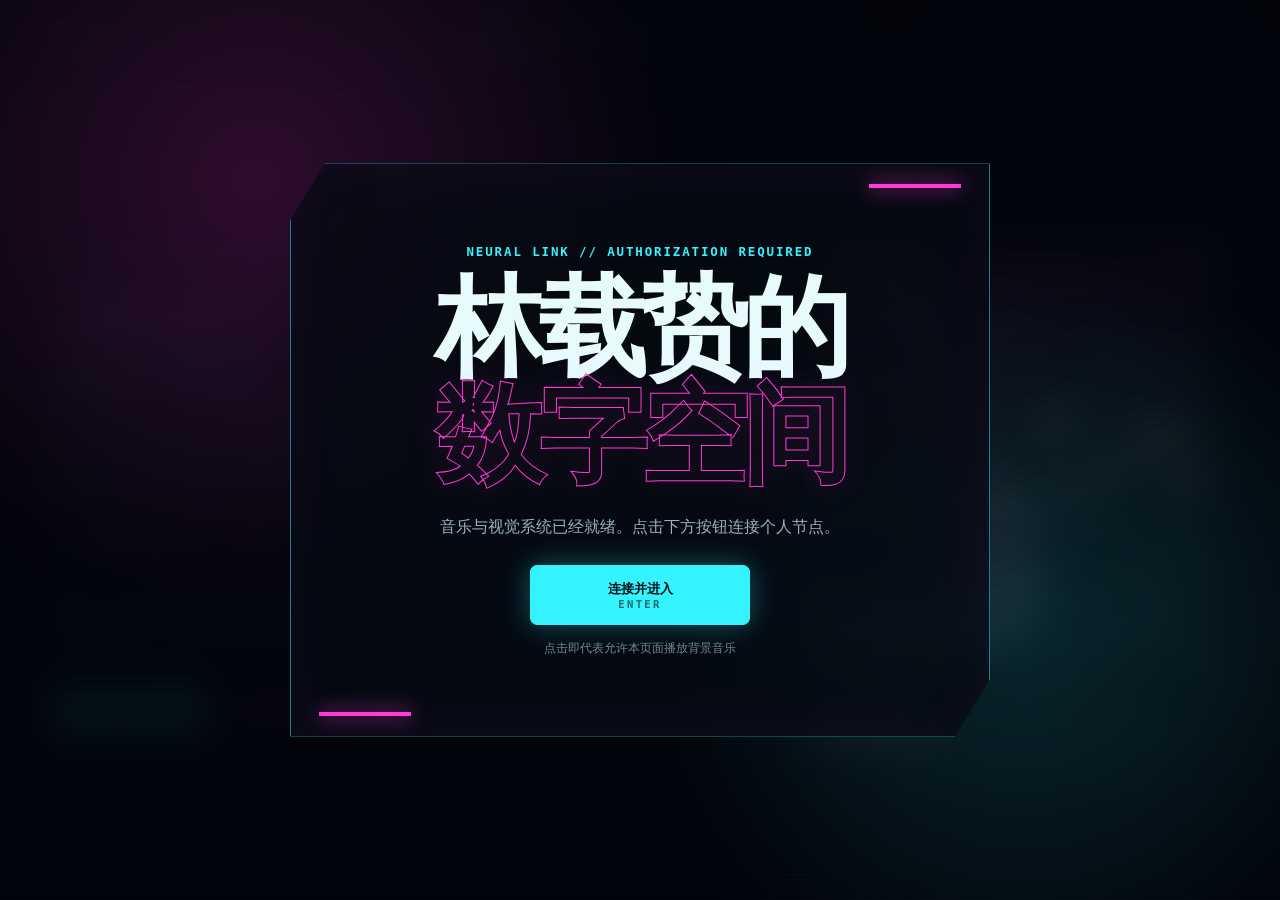
<file: mywebsite/index.html>
<!doctype html>
<html lang="zh-CN">
<head>
  <meta charset="utf-8">
  <meta name="viewport" content="width=device-width, initial-scale=1">
  <meta name="description" content="林载贽的赛博朋克风个人网站。">
  <meta name="theme-color" content="#05070d">
  <title>林载贽 | 个人网站入口</title>
  <link rel="stylesheet" href="css/shell.css">
  <script defer src="js/shell.js"></script>
</head>
<body>
  <canvas id="shell-canvas" aria-hidden="true"></canvas>

  <section class="entry-gate" id="entry-gate" aria-labelledby="entry-title">
    <div class="gate-frame">
      <p class="gate-code">NEURAL LINK // AUTHORIZATION REQUIRED</p>
      <h1 id="entry-title">林载贽的<br><span>数字空间</span></h1>
      <p>音乐与视觉系统已经就绪。点击下方按钮连接个人节点。</p>
      <button id="enter-site" type="button"><span>连接并进入</span><b>ENTER</b></button>
      <small>点击即代表允许本页面播放背景音乐</small>
    </div>
  </section>

  <iframe id="site-frame" src="home.html" title="林载贽的个人网站" allow="autoplay"></iframe>

  <div class="shell-player" id="shell-player" hidden>
    <button id="shell-audio-toggle" type="button" aria-label="暂停背景音乐">Ⅱ</button>
    <div><strong>NOW PLAYING</strong><span>I Really Want to Stay at Your House</span></div>
  </div>
  <audio id="persistent-audio" loop preload="auto">
    <source src="assets/music.mp3" type="audio/mpeg">
  </audio>
</body>
</html>
</file>
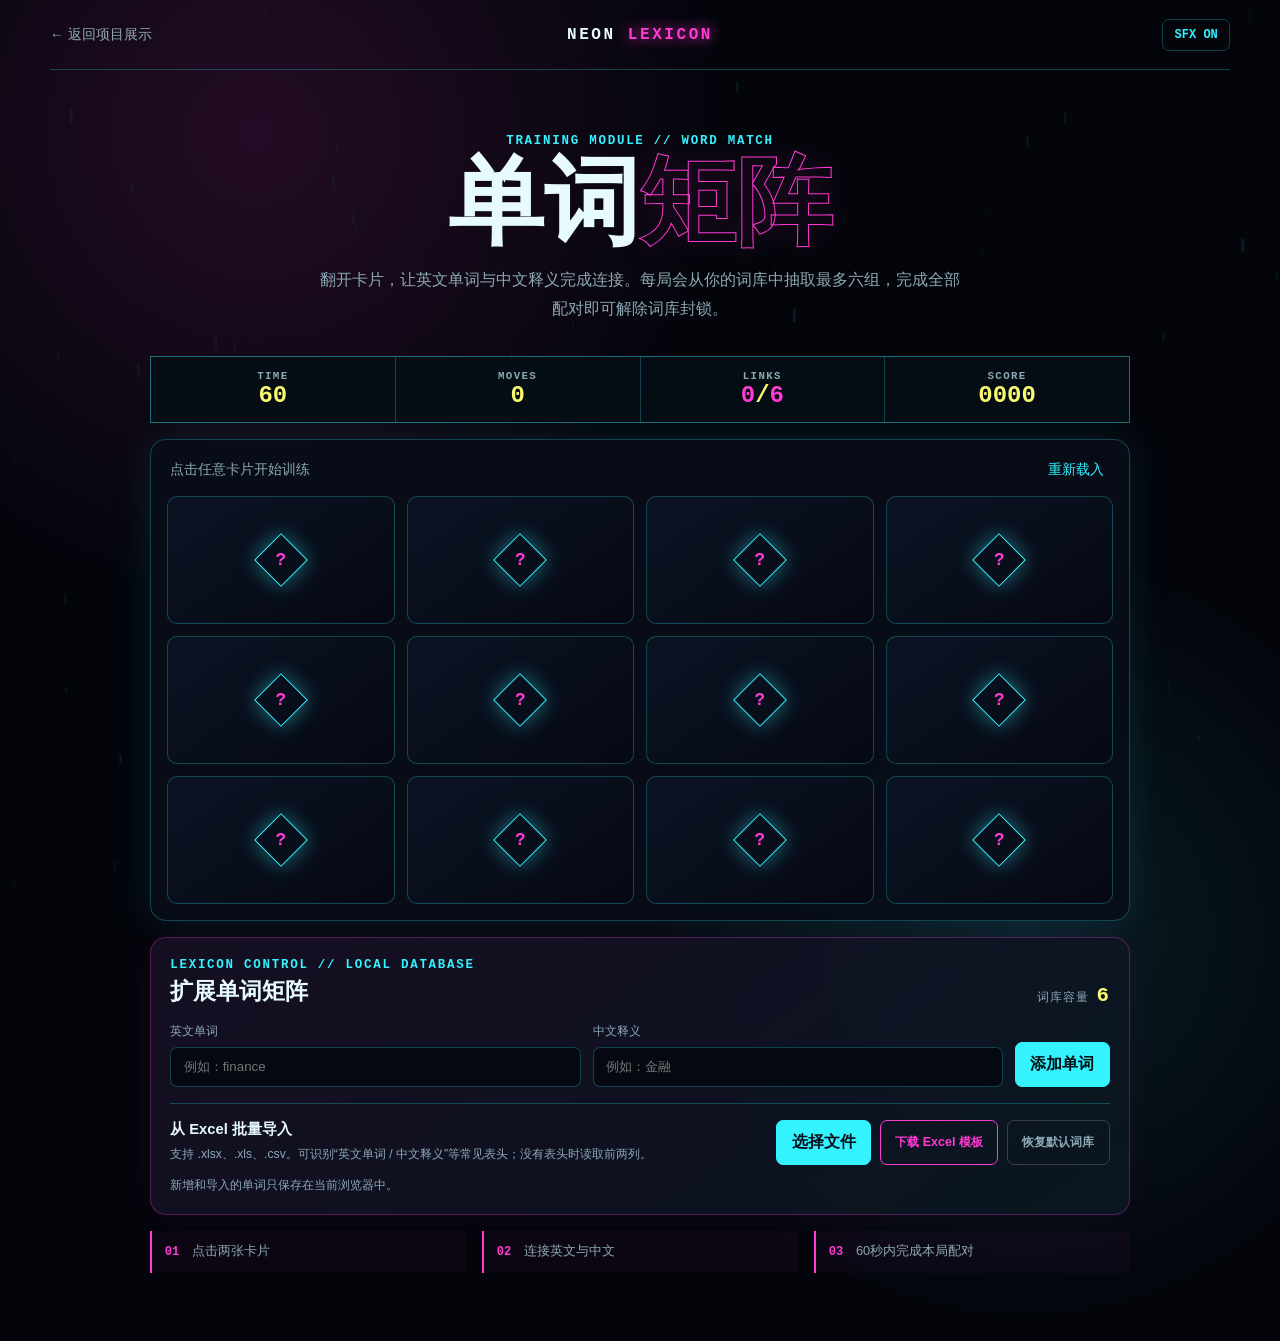
<file: mywebsite/game/index.html>
<!doctype html>
<html lang="zh-CN">
<head>
  <meta charset="utf-8">
  <meta name="viewport" content="width=device-width, initial-scale=1">
  <meta name="description" content="赛博朋克风中英单词配对网页游戏。">
  <meta name="theme-color" content="#05070d">
  <title>NEON LEXICON | 单词矩阵</title>
  <link rel="stylesheet" href="game.css">
  <script defer src="vendor/xlsx.full.min.js"></script>
  <script defer src="game.js"></script>
</head>
<body>
  <canvas id="game-canvas" aria-hidden="true"></canvas>
  <header class="game-header">
    <a href="../projects.html" class="back-link">← 返回项目展示</a>
    <div class="logo">NEON <span>LEXICON</span></div>
    <button class="sound-btn" type="button" aria-pressed="true" aria-label="关闭游戏音效">SFX ON</button>
  </header>

  <main class="game-shell">
    <section class="intro">
      <p class="code">TRAINING MODULE // WORD MATCH</p>
      <h1>单词<span>矩阵</span></h1>
      <p>翻开卡片，让英文单词与中文释义完成连接。每局会从你的词库中抽取最多六组，完成全部配对即可解除词库封锁。</p>
    </section>

    <section class="hud" aria-label="游戏状态">
      <div><span>TIME</span><strong id="time">60</strong></div>
      <div><span>MOVES</span><strong id="moves">0</strong></div>
      <div><span>LINKS</span><strong><b id="matches">0</b>/<b id="pair-total">6</b></strong></div>
      <div><span>SCORE</span><strong id="score">0000</strong></div>
    </section>

    <section class="game-panel">
      <div class="status-line"><span id="status" role="status">点击任意卡片开始训练</span><button id="restart" type="button">重新载入</button></div>
      <div class="board" id="board" aria-label="单词配对卡片区域"></div>
    </section>

    <section class="vocab-panel" aria-labelledby="vocab-title">
      <div class="vocab-heading">
        <div>
          <p class="code">LEXICON CONTROL // LOCAL DATABASE</p>
          <h2 id="vocab-title">扩展单词矩阵</h2>
        </div>
        <div class="vocab-count">词库容量 <strong id="word-count">6</strong></div>
      </div>
      <form id="word-form" class="word-form">
        <label>英文单词<input id="english-input" name="english" type="text" autocomplete="off" maxlength="60" placeholder="例如：finance" required></label>
        <label>中文释义<input id="chinese-input" name="chinese" type="text" autocomplete="off" maxlength="80" placeholder="例如：金融" required></label>
        <button type="submit">添加单词</button>
      </form>
      <div class="import-zone">
        <div>
          <strong>从 Excel 批量导入</strong>
          <p>支持 .xlsx、.xls、.csv。可识别“英文单词 / 中文释义”等常见表头；没有表头时读取前两列。</p>
        </div>
        <div class="import-actions">
          <label class="file-trigger">选择文件<input id="word-file" type="file" accept=".xlsx,.xls,.csv"></label>
          <a href="单词导入模板.xlsx" download>下载 Excel 模板</a>
          <button id="reset-words" class="danger-action" type="button">恢复默认词库</button>
        </div>
      </div>
      <p id="vocab-message" class="vocab-message" role="status" aria-live="polite">新增和导入的单词只保存在当前浏览器中。</p>
    </section>

    <section class="instructions">
      <div><b>01</b><span>点击两张卡片</span></div><div><b>02</b><span>连接英文与中文</span></div><div><b>03</b><span>60秒内完成本局配对</span></div>
    </section>
  </main>

  <dialog id="result-dialog">
    <div class="result-box">
      <p class="code">MISSION REPORT</p>
      <h2 id="result-title">训练完成</h2>
      <p id="result-copy"></p>
      <div class="result-stats"><span>最终得分</span><strong id="final-score">0000</strong></div>
      <div class="result-actions"><button id="play-again" type="button">再次挑战</button><a href="../projects.html">返回项目</a></div>
    </div>
  </dialog>
</body>
</html>
</file>
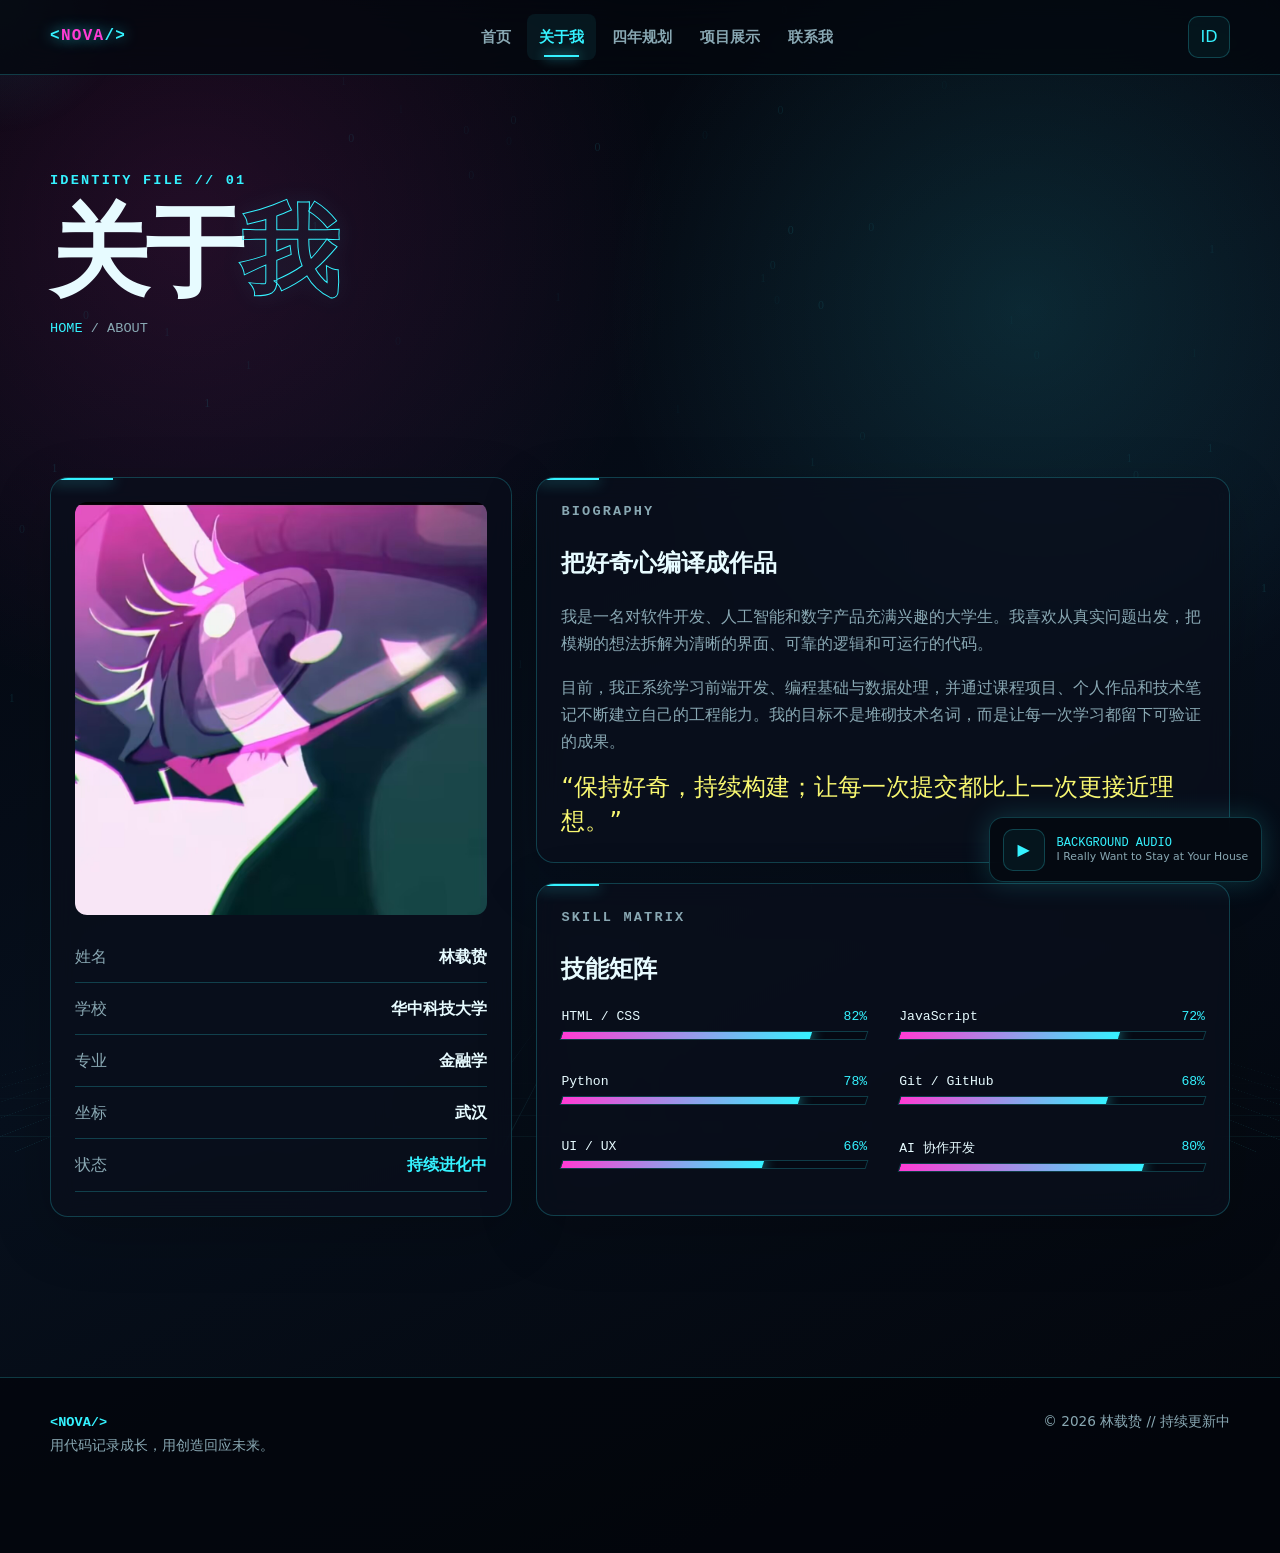
<file: mywebsite/about.html>
<!doctype html><html lang="zh-CN"><head><meta charset="utf-8"><meta name="viewport" content="width=device-width,initial-scale=1"><meta name="description" content="个人简介、兴趣方向和技能矩阵。"><meta name="theme-color" content="#05070d"><title>关于我 | 个人网站</title><link rel="stylesheet" href="css/styles.css"><script defer src="js/main.js"></script></head>
<body data-page="about"><a class="skip-link" href="#main">跳到主要内容</a><canvas id="matrix-canvas" aria-hidden="true"></canvas><div class="grid-floor" aria-hidden="true"></div><div class="cursor-glow" aria-hidden="true"></div>
<header class="site-header"><nav class="nav-shell" aria-label="主导航"><a class="brand" href="home.html">&lt;<span>NOVA</span>/&gt;</a><div class="nav-links" id="nav-links"><a href="home.html">首页</a><a class="active" href="about.html">关于我</a><a href="roadmap.html">四年规划</a><a href="projects.html">项目展示</a><a href="contact.html">联系我</a></div><div class="nav-tools"><button class="icon-btn edit-profile" type="button" aria-label="编辑个人信息">ID</button><button class="menu-toggle" type="button" aria-controls="nav-links" aria-expanded="false" aria-label="打开导航">☰</button></div></nav></header>
<main id="main" class="page-shell"><section class="page-hero reveal"><p class="eyebrow">IDENTITY FILE // 01</p><h1>关于<span>我</span></h1><p class="breadcrumbs"><a href="home.html">HOME</a> / ABOUT</p></section>
<section class="section about-grid">
  <div class="panel reveal"><img src="assets/avatar.jpg" alt="个人头像" style="border-radius:12px"><ul class="identity-list"><li><span>姓名</span><strong data-profile="name">林载贽</strong></li><li><span>学校</span><strong data-profile="school">华中科技大学</strong></li><li><span>专业</span><strong data-profile="major">金融学</strong></li><li><span>坐标</span><strong data-profile="city">武汉</strong></li><li><span>状态</span><strong style="color:var(--cyan)">持续进化中</strong></li></ul></div>
  <div><article class="panel reveal"><p class="eyebrow">BIOGRAPHY</p><h2>把好奇心编译成作品</h2><p>我是一名对软件开发、人工智能和数字产品充满兴趣的大学生。我喜欢从真实问题出发，把模糊的想法拆解为清晰的界面、可靠的逻辑和可运行的代码。</p><p>目前，我正系统学习前端开发、编程基础与数据处理，并通过课程项目、个人作品和技术笔记不断建立自己的工程能力。我的目标不是堆砌技术名词，而是让每一次学习都留下可验证的成果。</p><blockquote class="quote">“保持好奇，持续构建；让每一次提交都比上一次更接近理想。”</blockquote></article>
  <article class="panel reveal" style="margin-top:1.25rem"><p class="eyebrow">SKILL MATRIX</p><h2>技能矩阵</h2><div class="skill-grid"><div class="skill-row"><div class="skill-label"><span>HTML / CSS</span><span>82%</span></div><div class="meter"><span style="--level:82%"></span></div></div><div class="skill-row"><div class="skill-label"><span>JavaScript</span><span>72%</span></div><div class="meter"><span style="--level:72%"></span></div></div><div class="skill-row"><div class="skill-label"><span>Python</span><span>78%</span></div><div class="meter"><span style="--level:78%"></span></div></div><div class="skill-row"><div class="skill-label"><span>Git / GitHub</span><span>68%</span></div><div class="meter"><span style="--level:68%"></span></div></div><div class="skill-row"><div class="skill-label"><span>UI / UX</span><span>66%</span></div><div class="meter"><span style="--level:66%"></span></div></div><div class="skill-row"><div class="skill-label"><span>AI 协作开发</span><span>80%</span></div><div class="meter"><span style="--level:80%"></span></div></div></div></article></div>
</section></main>
<footer class="site-footer"><div class="footer-shell"><div><strong>&lt;NOVA/&gt;</strong><br>用代码记录成长，用创造回应未来。</div><div>© <span data-year></span> <span data-profile="name">林载贽</span> // 持续更新中</div></div></footer><div class="audio-dock"><button class="icon-btn audio-toggle" type="button" aria-label="播放背景音乐">▶</button><div class="audio-meta"><strong>BACKGROUND AUDIO</strong><span>I Really Want to Stay at Your House</span></div><audio id="bg-audio" loop preload="metadata"><source src="assets/music.mp3" type="audio/mpeg"></audio></div></body></html>
</file>
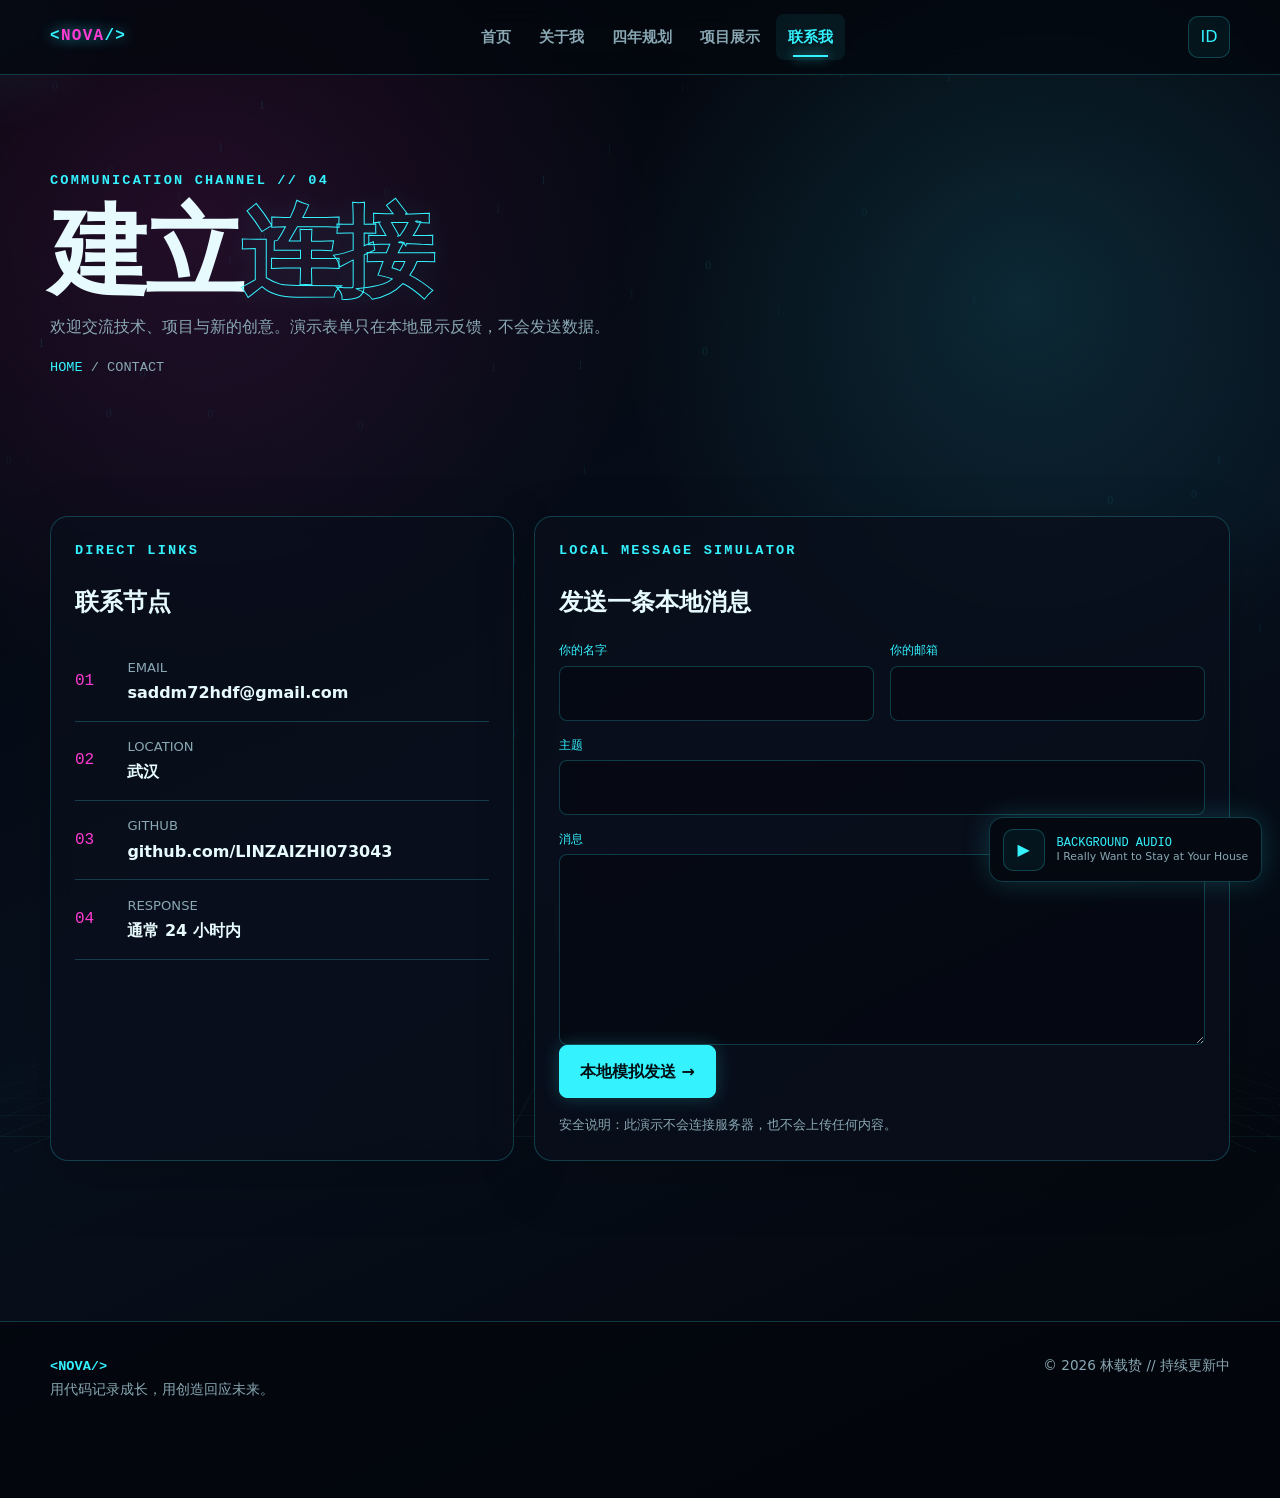
<file: mywebsite/contact.html>
<!doctype html><html lang="zh-CN"><head><meta charset="utf-8"><meta name="viewport" content="width=device-width,initial-scale=1"><meta name="description" content="个人联系方式和本地演示联系表单。"><meta name="theme-color" content="#05070d"><title>联系我 | 个人网站</title><link rel="stylesheet" href="css/styles.css"><script defer src="js/main.js"></script></head>
<body data-page="contact"><a class="skip-link" href="#main">跳到主要内容</a><canvas id="matrix-canvas" aria-hidden="true"></canvas><div class="grid-floor" aria-hidden="true"></div><div class="cursor-glow" aria-hidden="true"></div>
<header class="site-header"><nav class="nav-shell" aria-label="主导航"><a class="brand" href="home.html">&lt;<span>NOVA</span>/&gt;</a><div class="nav-links" id="nav-links"><a href="home.html">首页</a><a href="about.html">关于我</a><a href="roadmap.html">四年规划</a><a href="projects.html">项目展示</a><a class="active" href="contact.html">联系我</a></div><div class="nav-tools"><button class="icon-btn edit-profile" type="button" aria-label="编辑个人信息">ID</button><button class="menu-toggle" type="button" aria-controls="nav-links" aria-expanded="false" aria-label="打开导航">☰</button></div></nav></header>
<main id="main" class="page-shell"><section class="page-hero reveal"><p class="eyebrow">COMMUNICATION CHANNEL // 04</p><h1>建立<span>连接</span></h1><p class="section-desc">欢迎交流技术、项目与新的创意。演示表单只在本地显示反馈，不会发送数据。</p><p class="breadcrumbs"><a href="home.html">HOME</a> / CONTACT</p></section>
<section class="section contact-grid"><aside class="contact-card reveal"><p class="eyebrow">DIRECT LINKS</p><h2>联系节点</h2><div class="contact-line"><i>01</i><div><span>EMAIL</span><strong data-profile="email">saddm72hdf@gmail.com</strong></div></div><div class="contact-line"><i>02</i><div><span>LOCATION</span><strong data-profile="city">武汉</strong></div></div><div class="contact-line"><i>03</i><div><span>GITHUB</span><strong><a href="https://github.com/LINZAIZHI073043" target="_blank" rel="noopener noreferrer">github.com/LINZAIZHI073043</a></strong></div></div><div class="contact-line"><i>04</i><div><span>RESPONSE</span><strong>通常 24 小时内</strong></div></div></aside>
<section class="contact-card reveal"><p class="eyebrow">LOCAL MESSAGE SIMULATOR</p><h2>发送一条本地消息</h2><form id="contact-form"><div class="form-grid"><div class="field"><label for="contact-name">你的名字</label><input id="contact-name" name="name" required autocomplete="name"></div><div class="field"><label for="contact-email">你的邮箱</label><input id="contact-email" name="email" type="email" required autocomplete="email"></div><div class="field full"><label for="contact-subject">主题</label><input id="contact-subject" name="subject" required></div><div class="field full"><label for="contact-message">消息</label><textarea id="contact-message" name="message" rows="6" required></textarea></div></div><button class="btn" type="submit">本地模拟发送 →</button><p class="form-note" id="form-status" role="status">安全说明：此演示不会连接服务器，也不会上传任何内容。</p></form></section></section></main>
<footer class="site-footer"><div class="footer-shell"><div><strong>&lt;NOVA/&gt;</strong><br>用代码记录成长，用创造回应未来。</div><div>© <span data-year></span> <span data-profile="name">林载贽</span> // 持续更新中</div></div></footer><div class="audio-dock"><button class="icon-btn audio-toggle" type="button" aria-label="播放背景音乐">▶</button><div class="audio-meta"><strong>BACKGROUND AUDIO</strong><span>I Really Want to Stay at Your House</span></div><audio id="bg-audio" loop preload="metadata"><source src="assets/music.mp3" type="audio/mpeg"></audio></div></body></html>
</file>
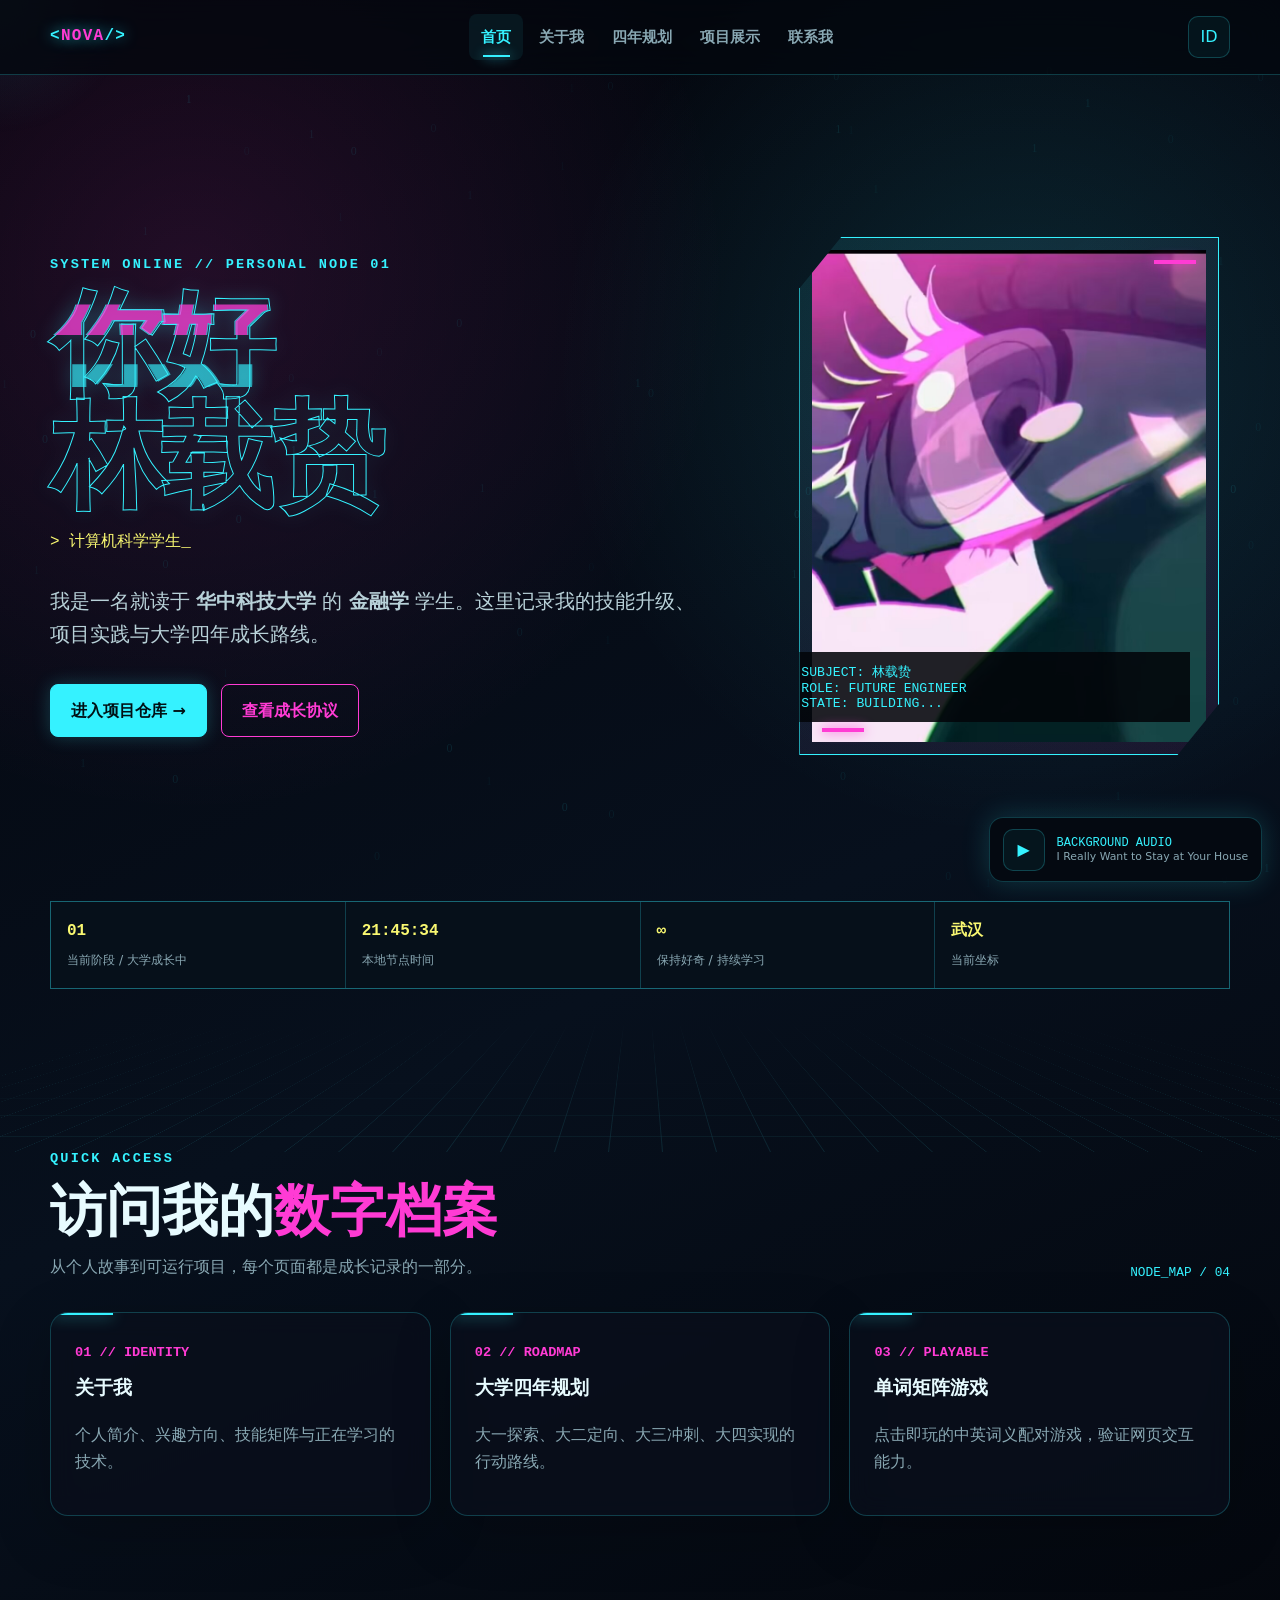
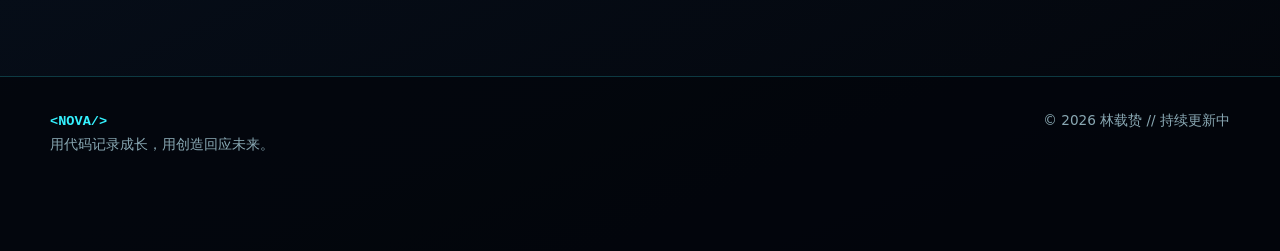
<file: mywebsite/home.html>
<!doctype html>
<html lang="zh-CN">
<head>
  <meta charset="utf-8">
  <meta name="viewport" content="width=device-width, initial-scale=1">
  <meta name="description" content="赛博朋克风学生个人网站，展示个人介绍、大学生涯规划、技能、项目与联系方式。">
  <meta name="theme-color" content="#05070d">
  <title>林载贽 | 未来工程师</title>
  <link rel="stylesheet" href="css/styles.css">
  <script defer src="js/main.js"></script>
</head>
<body data-page="home">
  <a class="skip-link" href="#main">跳到主要内容</a>
  <canvas id="matrix-canvas" aria-hidden="true"></canvas><div class="grid-floor" aria-hidden="true"></div><div class="cursor-glow" aria-hidden="true"></div>
  <header class="site-header">
    <nav class="nav-shell" aria-label="主导航">
      <a class="brand" href="home.html">&lt;<span>NOVA</span>/&gt;</a>
      <div class="nav-links" id="nav-links">
        <a class="active" href="home.html">首页</a><a href="about.html">关于我</a><a href="roadmap.html">四年规划</a><a href="projects.html">项目展示</a><a href="contact.html">联系我</a>
      </div>
      <div class="nav-tools"><button class="icon-btn edit-profile" type="button" aria-label="编辑个人信息">ID</button><button class="menu-toggle" type="button" aria-controls="nav-links" aria-expanded="false" aria-label="打开导航">☰</button></div>
    </nav>
  </header>

  <main id="main" class="page-shell">
    <section class="hero">
      <div>
        <p class="eyebrow">SYSTEM ONLINE // PERSONAL NODE 01</p>
        <h1><span class="glitch" data-text="你好">你好</span><br><span data-profile="name">林载贽</span></h1>
        <p class="type-line" data-typing="计算机科学学生|未来全栈工程师|持续进化的数字创造者"></p>
        <p class="hero-copy">我是一名就读于 <strong data-profile="school">华中科技大学</strong> 的 <strong data-profile="major">金融学</strong> 学生。这里记录我的技能升级、项目实践与大学四年成长路线。</p>
        <div class="hero-actions"><a class="btn" href="projects.html">进入项目仓库 →</a><a class="btn secondary" href="roadmap.html">查看成长协议</a></div>
      </div>
      <div class="hero-visual reveal">
        <figure class="avatar-frame" data-tilt>
          <img src="assets/avatar.jpg" alt="个人头像">
          <figcaption class="avatar-meta">SUBJECT: <span data-profile="name">林载贽</span><br>ROLE: FUTURE ENGINEER<br>STATE: BUILDING...</figcaption>
        </figure>
      </div>
    </section>

    <section class="system-strip reveal" aria-label="个人状态概览">
      <div><strong>01</strong><span>当前阶段 / 大学成长中</span></div><div><strong data-clock>--:--:--</strong><span>本地节点时间</span></div><div><strong>∞</strong><span>保持好奇 / 持续学习</span></div><div><strong data-profile="city">武汉</strong><span>当前坐标</span></div>
    </section>

    <section class="section">
      <div class="section-head reveal"><div><p class="eyebrow">QUICK ACCESS</p><h2 class="section-title">访问我的<span>数字档案</span></h2><p class="section-desc">从个人故事到可运行项目，每个页面都是成长记录的一部分。</p></div><span class="section-code">NODE_MAP / 04</span></div>
      <div class="cards">
        <a class="panel reveal" href="about.html" style="text-decoration:none"><span class="number">01 // IDENTITY</span><h3>关于我</h3><p>个人简介、兴趣方向、技能矩阵与正在学习的技术。</p></a>
        <a class="panel reveal" href="roadmap.html" style="text-decoration:none"><span class="number">02 // ROADMAP</span><h3>大学四年规划</h3><p>大一探索、大二定向、大三冲刺、大四实现的行动路线。</p></a>
        <a class="panel reveal" href="game/index.html" style="text-decoration:none"><span class="number">03 // PLAYABLE</span><h3>单词矩阵游戏</h3><p>点击即玩的中英词义配对游戏，验证网页交互能力。</p></a>
      </div>
    </section>
  </main>

  <footer class="site-footer"><div class="footer-shell"><div><strong>&lt;NOVA/&gt;</strong><br>用代码记录成长，用创造回应未来。</div><div>© <span data-year></span> <span data-profile="name">林载贽</span> // 持续更新中</div></div></footer>
  <div class="audio-dock"><button class="icon-btn audio-toggle" type="button" aria-label="播放背景音乐">▶</button><div class="audio-meta"><strong>BACKGROUND AUDIO</strong><span>I Really Want to Stay at Your House</span></div><audio id="bg-audio" loop preload="metadata"><source src="assets/music.mp3" type="audio/mpeg"></audio></div>

  <dialog class="profile-dialog" id="profile-dialog"><form method="dialog" class="dialog-inner" id="profile-form"><div class="dialog-head"><h2>编辑身份信息</h2><button class="icon-btn" value="cancel" aria-label="关闭">×</button></div><p class="section-desc">信息仅保存在当前浏览器，不会上传。</p><div class="form-grid"><div class="field"><label for="pf-name">姓名</label><input id="pf-name" name="name" required></div><div class="field"><label for="pf-school">学校</label><input id="pf-school" name="school"></div><div class="field"><label for="pf-major">专业</label><input id="pf-major" name="major"></div><div class="field"><label for="pf-city">城市</label><input id="pf-city" name="city"></div><div class="field full"><label for="pf-email">邮箱</label><input id="pf-email" name="email" type="email"></div></div><div class="dialog-actions"><button class="btn secondary small" type="button" data-reset-profile>恢复默认</button><button class="btn small" value="default">保存</button></div></form></dialog>
</body>
</html>
</file>
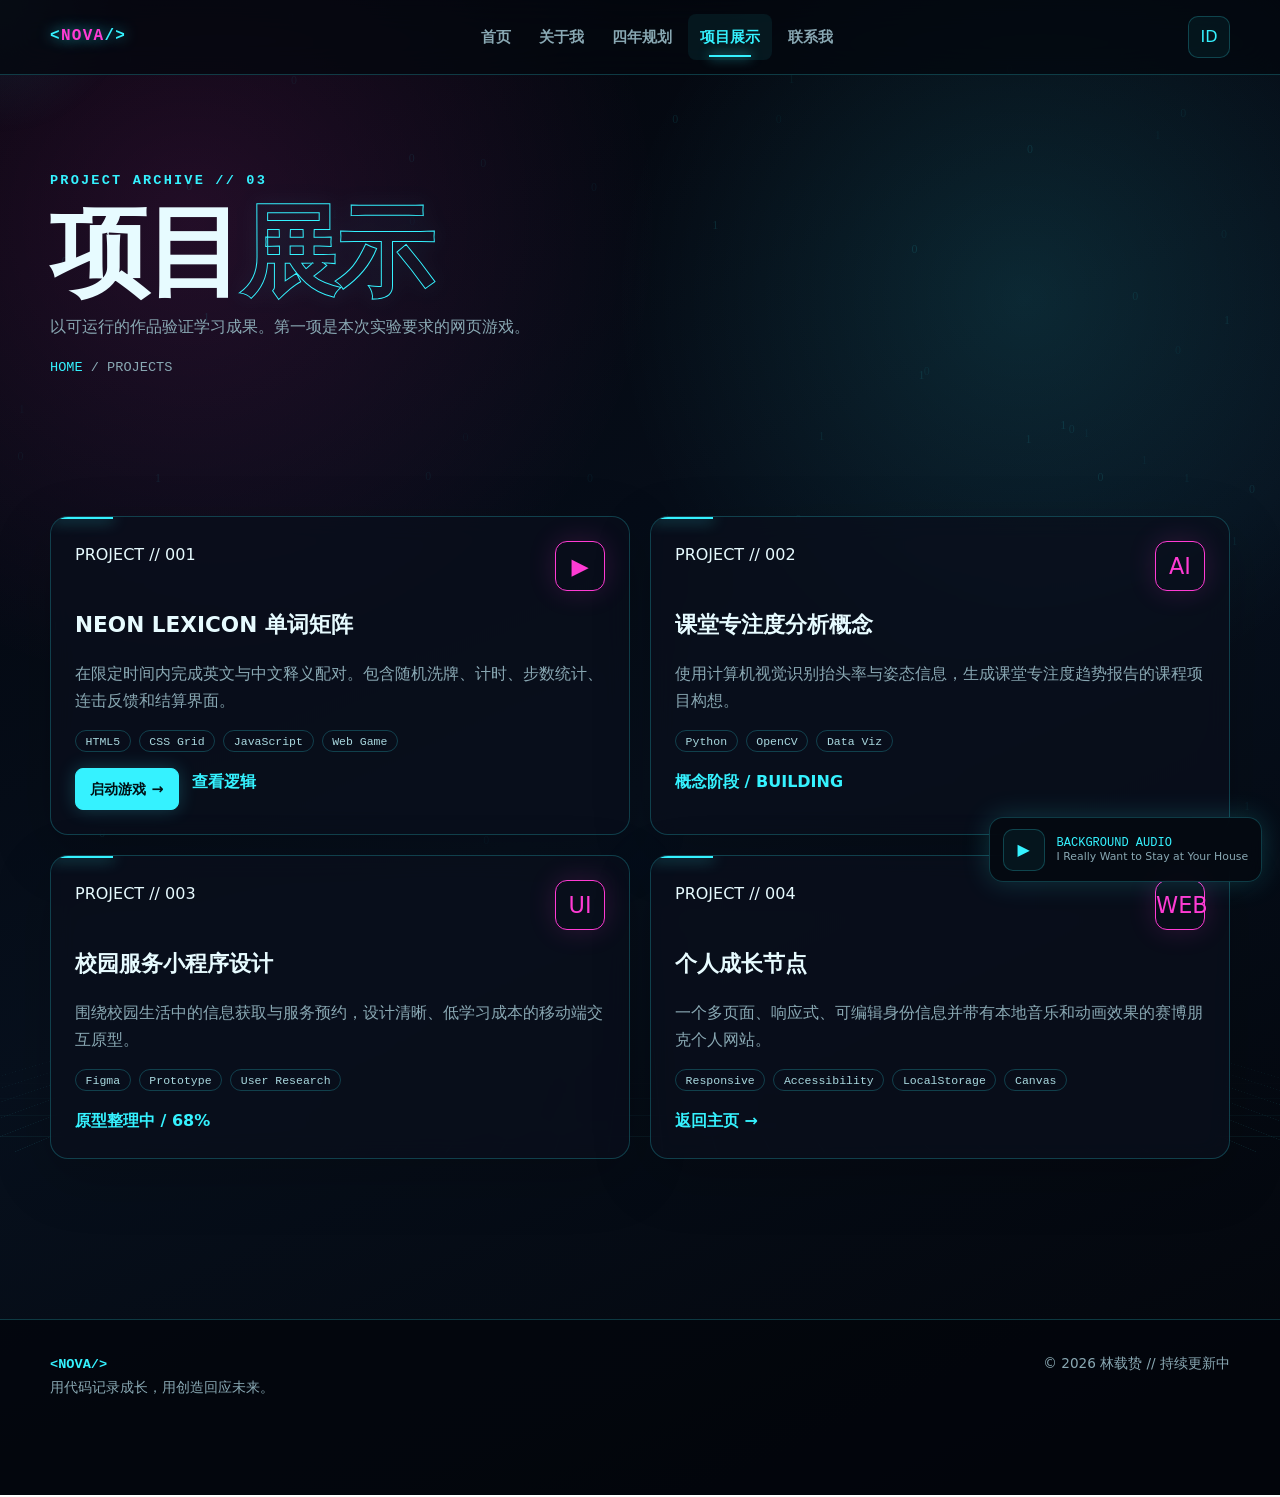
<file: mywebsite/projects.html>
<!doctype html><html lang="zh-CN"><head><meta charset="utf-8"><meta name="viewport" content="width=device-width,initial-scale=1"><meta name="description" content="个人项目展示，包括可玩的英语单词配对网页游戏。"><meta name="theme-color" content="#05070d"><title>项目展示 | 个人网站</title><link rel="stylesheet" href="css/styles.css"><script defer src="js/main.js"></script></head>
<body data-page="projects"><a class="skip-link" href="#main">跳到主要内容</a><canvas id="matrix-canvas" aria-hidden="true"></canvas><div class="grid-floor" aria-hidden="true"></div><div class="cursor-glow" aria-hidden="true"></div>
<header class="site-header"><nav class="nav-shell" aria-label="主导航"><a class="brand" href="home.html">&lt;<span>NOVA</span>/&gt;</a><div class="nav-links" id="nav-links"><a href="home.html">首页</a><a href="about.html">关于我</a><a href="roadmap.html">四年规划</a><a class="active" href="projects.html">项目展示</a><a href="contact.html">联系我</a></div><div class="nav-tools"><button class="icon-btn edit-profile" type="button" aria-label="编辑个人信息">ID</button><button class="menu-toggle" type="button" aria-controls="nav-links" aria-expanded="false" aria-label="打开导航">☰</button></div></nav></header>
<main id="main" class="page-shell"><section class="page-hero reveal"><p class="eyebrow">PROJECT ARCHIVE // 03</p><h1>项目<span>展示</span></h1><p class="section-desc">以可运行的作品验证学习成果。第一项是本次实验要求的网页游戏。</p><p class="breadcrumbs"><a href="home.html">HOME</a> / PROJECTS</p></section>
<section class="section"><div class="project-grid">
  <article class="project-card reveal"><div class="project-top"><span class="number">PROJECT // 001</span><div class="project-icon">▶</div></div><h2>NEON LEXICON 单词矩阵</h2><p>在限定时间内完成英文与中文释义配对。包含随机洗牌、计时、步数统计、连击反馈和结算界面。</p><div class="tags"><span class="tag">HTML5</span><span class="tag">CSS Grid</span><span class="tag">JavaScript</span><span class="tag">Web Game</span></div><div class="project-links"><a class="btn small" href="game/index.html">启动游戏 →</a><a class="text-link" href="game/game.js">查看逻辑</a></div></article>
  <article class="project-card reveal"><div class="project-top"><span class="number">PROJECT // 002</span><div class="project-icon">AI</div></div><h2>课堂专注度分析概念</h2><p>使用计算机视觉识别抬头率与姿态信息，生成课堂专注度趋势报告的课程项目构想。</p><div class="tags"><span class="tag">Python</span><span class="tag">OpenCV</span><span class="tag">Data Viz</span></div><div class="project-links"><span class="text-link">概念阶段 / BUILDING</span></div></article>
  <article class="project-card reveal"><div class="project-top"><span class="number">PROJECT // 003</span><div class="project-icon">UI</div></div><h2>校园服务小程序设计</h2><p>围绕校园生活中的信息获取与服务预约，设计清晰、低学习成本的移动端交互原型。</p><div class="tags"><span class="tag">Figma</span><span class="tag">Prototype</span><span class="tag">User Research</span></div><div class="project-links"><span class="text-link">原型整理中 / 68%</span></div></article>
  <article class="project-card reveal"><div class="project-top"><span class="number">PROJECT // 004</span><div class="project-icon">WEB</div></div><h2>个人成长节点</h2><p>一个多页面、响应式、可编辑身份信息并带有本地音乐和动画效果的赛博朋克个人网站。</p><div class="tags"><span class="tag">Responsive</span><span class="tag">Accessibility</span><span class="tag">LocalStorage</span><span class="tag">Canvas</span></div><div class="project-links"><a class="text-link" href="home.html">返回主页 →</a></div></article>
</div></section></main>
<footer class="site-footer"><div class="footer-shell"><div><strong>&lt;NOVA/&gt;</strong><br>用代码记录成长，用创造回应未来。</div><div>© <span data-year></span> <span data-profile="name">林载贽</span> // 持续更新中</div></div></footer><div class="audio-dock"><button class="icon-btn audio-toggle" type="button" aria-label="播放背景音乐">▶</button><div class="audio-meta"><strong>BACKGROUND AUDIO</strong><span>I Really Want to Stay at Your House</span></div><audio id="bg-audio" loop preload="metadata"><source src="assets/music.mp3" type="audio/mpeg"></audio></div></body></html>
</file>
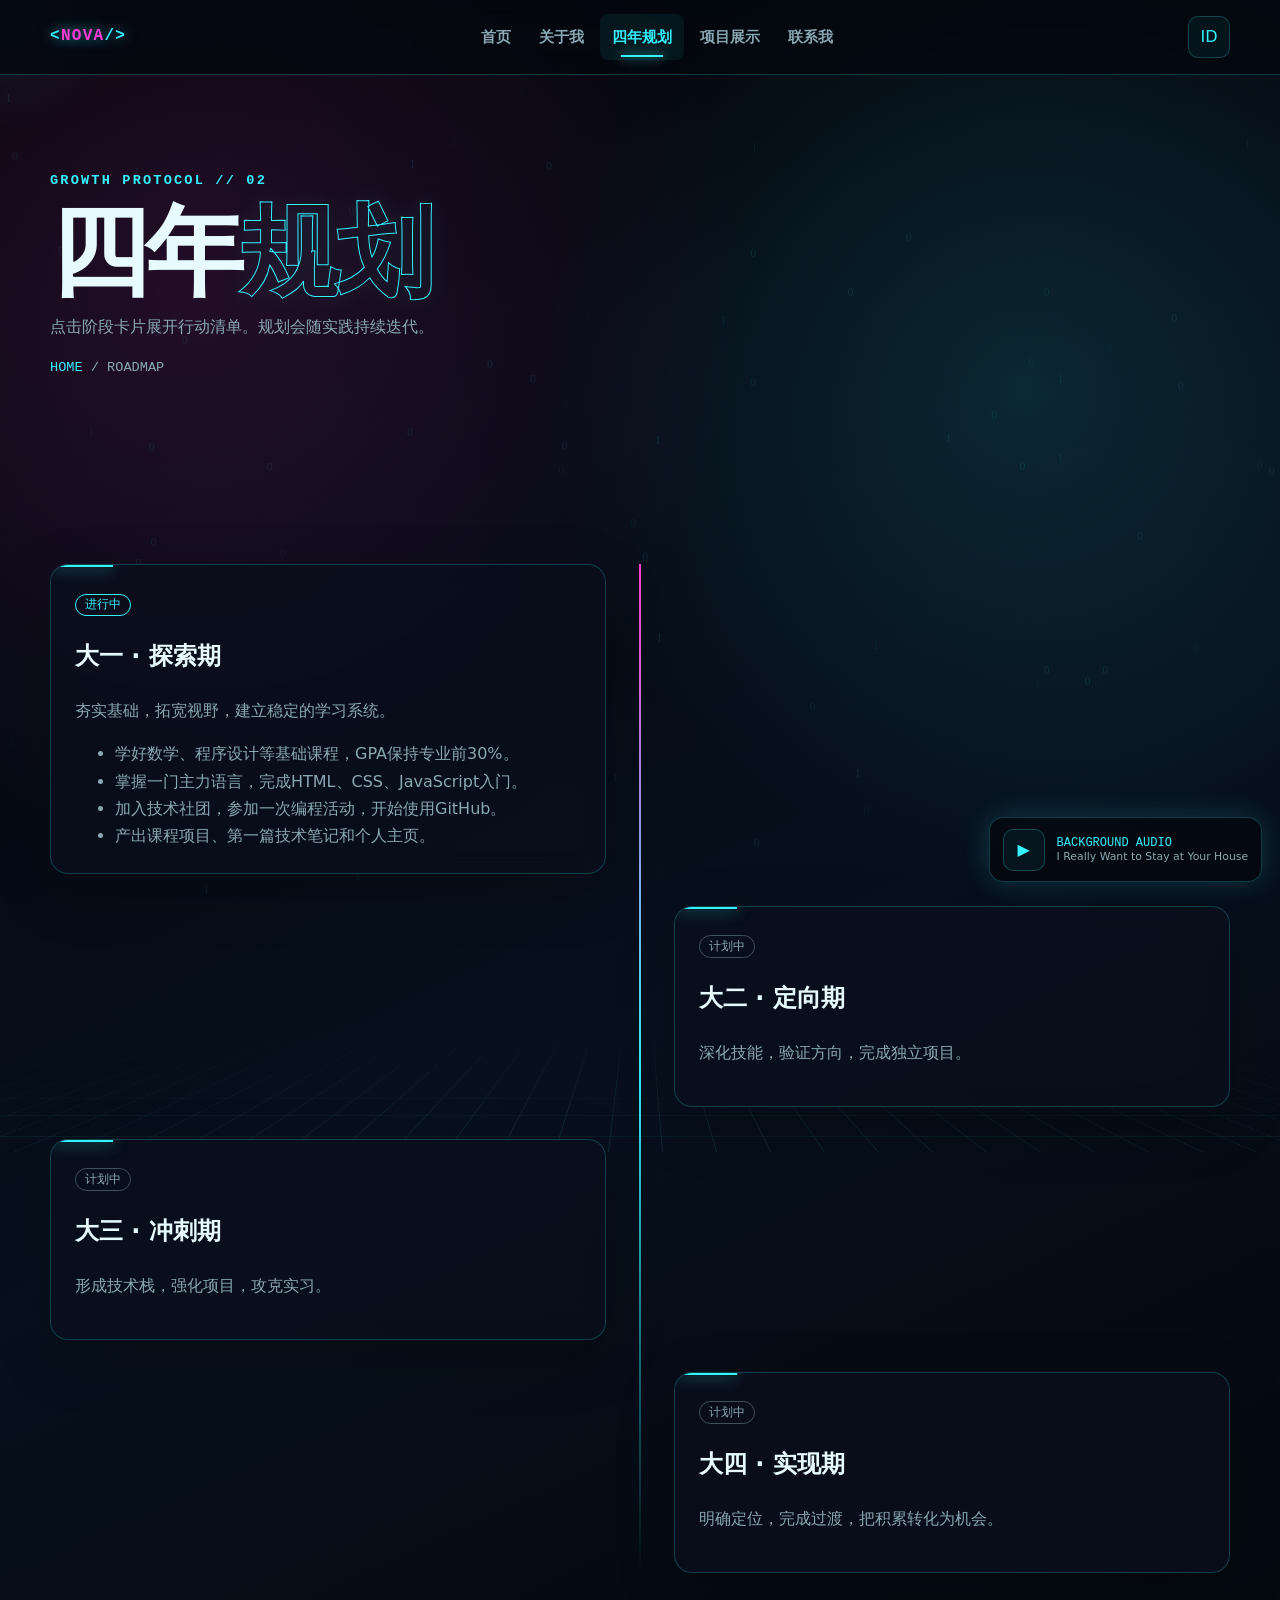
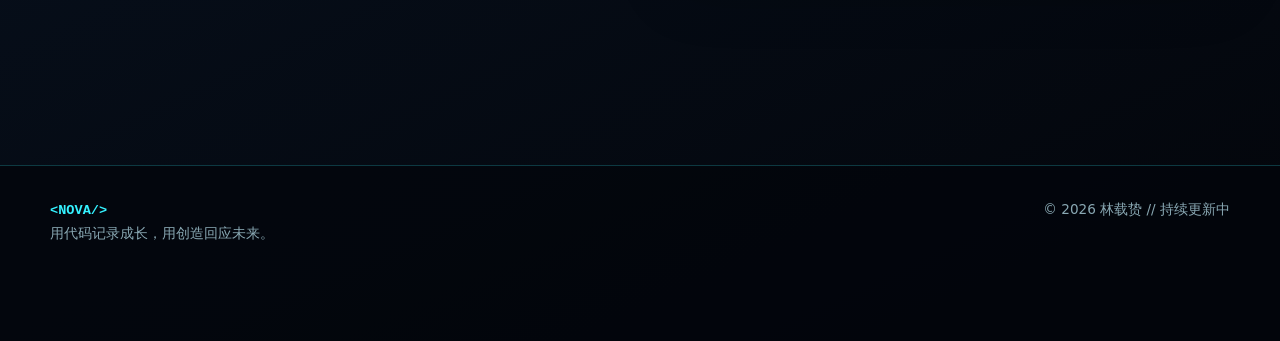
<file: mywebsite/roadmap.html>
<!doctype html><html lang="zh-CN"><head><meta charset="utf-8"><meta name="viewport" content="width=device-width,initial-scale=1"><meta name="description" content="大学四年分阶段成长规划。"><meta name="theme-color" content="#05070d"><title>四年规划 | 个人网站</title><link rel="stylesheet" href="css/styles.css"><script defer src="js/main.js"></script></head>
<body data-page="roadmap"><a class="skip-link" href="#main">跳到主要内容</a><canvas id="matrix-canvas" aria-hidden="true"></canvas><div class="grid-floor" aria-hidden="true"></div><div class="cursor-glow" aria-hidden="true"></div>
<header class="site-header"><nav class="nav-shell" aria-label="主导航"><a class="brand" href="home.html">&lt;<span>NOVA</span>/&gt;</a><div class="nav-links" id="nav-links"><a href="home.html">首页</a><a href="about.html">关于我</a><a class="active" href="roadmap.html">四年规划</a><a href="projects.html">项目展示</a><a href="contact.html">联系我</a></div><div class="nav-tools"><button class="icon-btn edit-profile" type="button" aria-label="编辑个人信息">ID</button><button class="menu-toggle" type="button" aria-controls="nav-links" aria-expanded="false" aria-label="打开导航">☰</button></div></nav></header>
<main id="main" class="page-shell"><section class="page-hero reveal"><p class="eyebrow">GROWTH PROTOCOL // 02</p><h1>四年<span>规划</span></h1><p class="section-desc">点击阶段卡片展开行动清单。规划会随实践持续迭代。</p><p class="breadcrumbs"><a href="home.html">HOME</a> / ROADMAP</p></section>
<section class="section"><div class="timeline">
  <article class="timeline-item open reveal" data-status="online"><div class="panel" tabindex="0" role="button" aria-expanded="true"><span class="dot"></span><span class="status">进行中</span><h2>大一 · 探索期</h2><p>夯实基础，拓宽视野，建立稳定的学习系统。</p><ul><li>学好数学、程序设计等基础课程，GPA保持专业前30%。</li><li>掌握一门主力语言，完成HTML、CSS、JavaScript入门。</li><li>加入技术社团，参加一次编程活动，开始使用GitHub。</li><li>产出课程项目、第一篇技术笔记和个人主页。</li></ul></div></article>
  <article class="timeline-item reveal" data-status="locked"><div class="panel" tabindex="0" role="button" aria-expanded="false"><span class="dot"></span><span class="status">计划中</span><h2>大二 · 定向期</h2><p>深化技能，验证方向，完成独立项目。</p><ul><li>深入学习数据结构、算法、数据库和计算机网络。</li><li>学习React或Vue，掌握MySQL及基本后端接口开发。</li><li>参与开源项目或独立制作一个解决真实问题的产品。</li><li>争取科研助理、实验室项目或第一段技术实习。</li></ul></div></article>
  <article class="timeline-item reveal" data-status="locked"><div class="panel" tabindex="0" role="button" aria-expanded="false"><span class="dot"></span><span class="status">计划中</span><h2>大三 · 冲刺期</h2><p>形成技术栈，强化项目，攻克实习。</p><ul><li>根据兴趣选择Web、AI或数据方向并学习高阶课程。</li><li>掌握完整技术栈，学习Linux、Docker和工程化工具。</li><li>主导一个中型项目，持续进行算法与面试准备。</li><li>争取高质量暑期实习，完善作品集与技术博客。</li></ul></div></article>
  <article class="timeline-item reveal" data-status="locked"><div class="panel" tabindex="0" role="button" aria-expanded="false"><span class="dot"></span><span class="status">计划中</span><h2>大四 · 实现期</h2><p>明确定位，完成过渡，把积累转化为机会。</p><ul><li>就业路线：准备秋招与春招，打磨简历、作品集和面试能力。</li><li>深造路线：完成考研复习或申请材料准备。</li><li>围绕目标方向建立更深入、可迁移的专业能力。</li><li>毕业成果：理想Offer、录取通知或可持续发展的个人项目。</li></ul></div></article>
</div></section></main>
<footer class="site-footer"><div class="footer-shell"><div><strong>&lt;NOVA/&gt;</strong><br>用代码记录成长，用创造回应未来。</div><div>© <span data-year></span> <span data-profile="name">林载贽</span> // 持续更新中</div></div></footer><div class="audio-dock"><button class="icon-btn audio-toggle" type="button" aria-label="播放背景音乐">▶</button><div class="audio-meta"><strong>BACKGROUND AUDIO</strong><span>I Really Want to Stay at Your House</span></div><audio id="bg-audio" loop preload="metadata"><source src="assets/music.mp3" type="audio/mpeg"></audio></div></body></html>
</file>
<file: mywebsite/css/shell.css>
:root { --cyan:#35f2ff; --pink:#ff3bd4; --yellow:#f9f871; --ink:#02040a; --text:#e7fbff; }
* { box-sizing:border-box; }
html, body { width:100%; height:100%; margin:0; overflow:hidden; background:var(--ink); color:var(--text); font-family:"Segoe UI","Microsoft YaHei",sans-serif; }
#shell-canvas { position:fixed; inset:0; z-index:0; width:100%; height:100%; opacity:.5; }
#site-frame { position:fixed; inset:0; z-index:1; width:100%; height:100%; border:0; background:#05070d; }
.entry-gate { position:fixed; inset:0; z-index:100; display:grid; place-items:center; padding:24px; background:radial-gradient(circle at 20% 20%,rgba(255,59,212,.17),transparent 34%),radial-gradient(circle at 80% 70%,rgba(53,242,255,.14),transparent 32%),rgba(2,4,10,.94); backdrop-filter:blur(18px); transition:opacity .65s,visibility .65s; }
.entry-gate::before { content:""; position:absolute; inset:0; pointer-events:none; opacity:.28; background:repeating-linear-gradient(0deg,rgba(255,255,255,.035) 0 1px,transparent 1px 4px); }
.entry-gate.connected { opacity:0; visibility:hidden; }
.gate-frame { position:relative; width:min(700px,100%); padding:clamp(2rem,7vw,5rem); text-align:center; border:1px solid rgba(53,242,255,.5); clip-path:polygon(5% 0,100% 0,100% 90%,95% 100%,0 100%,0 10%); background:rgba(5,10,19,.82); box-shadow:0 0 70px rgba(53,242,255,.16),inset 0 0 60px rgba(255,59,212,.05); }
.gate-frame::before,.gate-frame::after { content:""; position:absolute; width:92px; height:4px; background:var(--pink); box-shadow:0 0 20px var(--pink); }.gate-frame::before{top:20px;right:28px}.gate-frame::after{bottom:20px;left:28px}
.gate-code { margin:0 0 1rem; color:var(--cyan); font:700 .78rem Consolas,monospace; letter-spacing:.15em; }
.gate-frame h1 { margin:0; font-size:clamp(3rem,10vw,6.8rem); line-height:.98; letter-spacing:-.06em; }.gate-frame h1 span { color:transparent; -webkit-text-stroke:1px var(--pink); filter:drop-shadow(0 0 12px rgba(255,59,212,.5)); }
.gate-frame>p:not(.gate-code) { max-width:520px; margin:1.5rem auto; color:#99b2bc; line-height:1.8; }
#enter-site { min-width:220px; border:1px solid var(--cyan); border-radius:7px; padding:.85rem 1.15rem; color:#001015; background:var(--cyan); box-shadow:0 0 28px rgba(53,242,255,.34); cursor:pointer; font-weight:900; transition:transform .2s,box-shadow .2s; }#enter-site:hover{transform:translateY(-3px);box-shadow:0 0 42px rgba(53,242,255,.58)}#enter-site b{display:block;font:700 .66rem Consolas,monospace;letter-spacing:.22em;opacity:.6}
.gate-frame small { display:block; margin-top:1rem; color:#718792; font-size:.72rem; }
.shell-player { position:fixed; right:18px; bottom:18px; z-index:80; display:flex; align-items:center; gap:.7rem; max-width:min(360px,calc(100% - 36px)); padding:.65rem .8rem; border:1px solid rgba(53,242,255,.28); border-radius:14px; background:rgba(5,9,17,.92); box-shadow:0 0 28px rgba(53,242,255,.17); backdrop-filter:blur(12px); }.shell-player[hidden]{display:none}.shell-player button{width:42px;height:42px;flex:none;border:1px solid rgba(53,242,255,.3);border-radius:10px;color:var(--cyan);background:transparent;cursor:pointer}.shell-player div{min-width:0;display:grid}.shell-player strong{color:var(--cyan);font:700 .68rem Consolas,monospace}.shell-player span{overflow:hidden;text-overflow:ellipsis;white-space:nowrap;color:#8ba6af;font-size:.72rem}
@media(max-width:560px){.gate-frame{padding:3rem 1.4rem}.shell-player div{display:none}}
@media(prefers-reduced-motion:reduce){*{transition-duration:.01ms!important}}
</file>
<file: mywebsite/game/game.css>
:root { --cyan:#35f2ff; --pink:#ff3bd4; --yellow:#f9f871; --ink:#05070d; --panel:rgba(8,14,26,.88); --text:#e7fbff; --muted:#8ca8b3; --line:rgba(53,242,255,.25); }
* { box-sizing:border-box; }
body { margin:0; min-height:100vh; color:var(--text); background:radial-gradient(circle at 20% 10%,rgba(255,59,212,.13),transparent 30%),radial-gradient(circle at 80% 70%,rgba(53,242,255,.1),transparent 28%),#03050b; font-family:"Segoe UI","Microsoft YaHei",sans-serif; }
body::after { content:""; position:fixed; inset:0; pointer-events:none; z-index:99; opacity:.2; background:repeating-linear-gradient(0deg,rgba(255,255,255,.025) 0 1px,transparent 1px 4px); }
#game-canvas { position:fixed; inset:0; z-index:-1; opacity:.3; }
a { color:inherit; }
button { font:inherit; }
.game-header { min-height:70px; width:min(1180px,calc(100% - 28px)); margin:auto; display:grid; grid-template-columns:1fr auto 1fr; align-items:center; gap:1rem; border-bottom:1px solid var(--line); }
.back-link { color:var(--muted); text-decoration:none; font-size:.86rem; }.back-link:hover{color:var(--cyan)}
.logo { font:900 1rem Consolas,monospace; letter-spacing:.16em; }.logo span{color:var(--pink);text-shadow:0 0 14px var(--pink)}
.sound-btn { justify-self:end; border:1px solid var(--line); border-radius:7px; padding:.5rem .7rem; color:var(--cyan); background:transparent; cursor:pointer; font:700 .75rem Consolas,monospace; }
.game-shell { width:min(980px,calc(100% - 28px)); margin:auto; padding:4rem 0; }
.intro { text-align:center; }.code{margin:0;color:var(--cyan);font:700 .78rem Consolas,monospace;letter-spacing:.14em}.intro h1{margin:.4rem 0;font-size:clamp(3rem,9vw,6rem);line-height:1}.intro h1 span{color:transparent;-webkit-text-stroke:1px var(--pink);filter:drop-shadow(0 0 12px rgba(255,59,212,.5))}.intro>p:last-child{max-width:640px;margin:1rem auto 2rem;color:var(--muted);line-height:1.8}
.hud { display:grid; grid-template-columns:repeat(4,1fr); gap:1px; border:1px solid var(--line); background:var(--line); margin-bottom:1rem; }.hud>div{padding:.8rem 1rem;text-align:center;background:rgba(5,9,17,.92)}.hud span{display:block;color:var(--muted);font:700 .67rem Consolas,monospace;letter-spacing:.13em}.hud strong{font:800 1.5rem Consolas,monospace;color:var(--yellow)}.hud b{font:inherit;color:var(--pink)}
.game-panel { padding:1rem; border:1px solid var(--line); border-radius:16px; background:var(--panel); box-shadow:0 0 40px rgba(53,242,255,.1); }.status-line{display:flex;justify-content:space-between;gap:1rem;align-items:center;padding:.3rem .2rem 1rem;color:var(--muted);font-size:.86rem}.status-line button{border:0;color:var(--cyan);background:transparent;cursor:pointer}.status-line button:hover{text-shadow:0 0 12px var(--cyan)}
.board { display:grid; grid-template-columns:repeat(4,1fr); gap:.75rem; perspective:1000px; }
.card { position:relative; min-height:128px; border:0; padding:0; background:transparent; cursor:pointer; transform-style:preserve-3d; transition:transform .45s; }.card.flipped,.card.matched{transform:rotateY(180deg)}.card:focus-visible{outline:2px solid var(--yellow);outline-offset:3px}.card-face{position:absolute;inset:0;display:grid;place-items:center;padding:.8rem;border:1px solid var(--line);border-radius:10px;backface-visibility:hidden}.card-front{color:var(--cyan);background:linear-gradient(145deg,#0b1323,#060913);font:700 1.1rem Consolas,monospace}.card-front::before{content:"";width:36px;height:36px;border:1px solid var(--cyan);transform:rotate(45deg);box-shadow:0 0 20px rgba(53,242,255,.45)}.card-front::after{content:"?";position:absolute;color:var(--pink)}.card-back{transform:rotateY(180deg);background:linear-gradient(145deg,rgba(53,242,255,.13),rgba(255,59,212,.1)),#09101d;color:var(--text);font-weight:800;font-size:clamp(.9rem,2.3vw,1.25rem);text-align:center}.card-back small{display:block;margin-top:.35rem;color:var(--muted);font:650 .58rem Consolas,monospace;letter-spacing:.1em}.card.matched .card-back{border-color:var(--yellow);color:var(--yellow);box-shadow:inset 0 0 30px rgba(249,248,113,.08),0 0 18px rgba(249,248,113,.16)}.card.wrong .card-back{border-color:var(--pink);box-shadow:0 0 22px rgba(255,59,212,.28)}
.instructions{display:grid;grid-template-columns:repeat(3,1fr);gap:1rem;margin-top:1rem}.instructions div{display:flex;gap:.8rem;align-items:center;padding:.8rem;border-left:2px solid var(--pink);background:rgba(255,59,212,.04)}.instructions b{color:var(--pink);font:800 .75rem Consolas,monospace}.instructions span{color:var(--muted);font-size:.8rem}
.vocab-panel{margin-top:1rem;padding:1.2rem;border:1px solid rgba(255,59,212,.3);border-radius:16px;background:linear-gradient(145deg,rgba(255,59,212,.055),rgba(53,242,255,.035)),var(--panel);box-shadow:0 0 35px rgba(255,59,212,.06)}
.vocab-heading{display:flex;justify-content:space-between;gap:1rem;align-items:end;margin-bottom:1rem}.vocab-heading h2{margin:.3rem 0 0;font-size:1.45rem}.vocab-count{color:var(--muted);font:.72rem Consolas,monospace;letter-spacing:.08em}.vocab-count strong{color:var(--yellow);font-size:1.3rem}
.word-form{display:grid;grid-template-columns:1fr 1fr auto;gap:.75rem;align-items:end}.word-form label{display:grid;gap:.4rem;color:var(--muted);font-size:.78rem}.word-form input{width:100%;border:1px solid var(--line);border-radius:7px;padding:.72rem .78rem;color:var(--text);background:rgba(3,7,14,.8);outline:none}.word-form input:focus{border-color:var(--cyan);box-shadow:0 0 0 2px rgba(53,242,255,.1)}
.word-form button,.file-trigger,.import-actions a,.danger-action{min-height:42px;border:1px solid var(--cyan);border-radius:7px;padding:.68rem .9rem;color:#001014;background:var(--cyan);font-weight:800;text-decoration:none;cursor:pointer;display:inline-flex;align-items:center;justify-content:center}.word-form button:hover,.file-trigger:hover{box-shadow:0 0 18px rgba(53,242,255,.28)}
.import-zone{display:flex;justify-content:space-between;gap:1rem;align-items:center;margin-top:1rem;padding-top:1rem;border-top:1px solid var(--line)}.import-zone strong{font-size:.92rem}.import-zone p{max-width:570px;margin:.35rem 0 0;color:var(--muted);font-size:.76rem;line-height:1.6}.import-actions{display:flex;gap:.55rem;flex-wrap:wrap;justify-content:flex-end}.file-trigger{color:#08101d}.file-trigger input{position:absolute;width:1px;height:1px;opacity:0;pointer-events:none}.import-actions a{color:var(--pink);border-color:var(--pink);background:transparent;font-size:.78rem}.danger-action{color:var(--muted);border-color:rgba(255,255,255,.18);background:transparent;font-size:.78rem}.danger-action:hover{color:var(--pink);border-color:var(--pink)}
.vocab-message{min-height:1.2em;margin:.8rem 0 0;color:var(--muted);font-size:.78rem}.vocab-message.success{color:var(--yellow)}.vocab-message.error{color:var(--pink)}
dialog { width:min(520px,calc(100% - 30px)); border:1px solid var(--cyan);border-radius:16px;padding:0;color:var(--text);background:#08101d;box-shadow:0 0 60px rgba(53,242,255,.25)}dialog::backdrop{background:rgba(0,0,0,.78);backdrop-filter:blur(6px)}.result-box{padding:2rem;text-align:center}.result-box h2{margin:.6rem 0;font-size:2rem}.result-box p{color:var(--muted)}.result-stats{display:grid;gap:.2rem;margin:1.5rem 0;padding:1rem;border:1px solid var(--line)}.result-stats span{color:var(--muted);font:.7rem Consolas,monospace}.result-stats strong{color:var(--yellow);font:800 2rem Consolas,monospace}.result-actions{display:flex;justify-content:center;gap:.8rem;flex-wrap:wrap}.result-actions button,.result-actions a{border:1px solid var(--cyan);border-radius:7px;padding:.7rem 1rem;color:#001014;background:var(--cyan);font-weight:800;text-decoration:none;cursor:pointer}.result-actions a{color:var(--pink);border-color:var(--pink);background:transparent}
@media(max-width:720px){.game-header{grid-template-columns:1fr auto}.logo{display:none}.board{grid-template-columns:repeat(3,1fr)}.card{min-height:110px}.instructions{grid-template-columns:1fr}.game-shell{padding-top:2.5rem}.word-form{grid-template-columns:1fr 1fr}.word-form button{grid-column:1/-1}.import-zone{align-items:flex-start;flex-direction:column}.import-actions{justify-content:flex-start}.vocab-heading{align-items:flex-start}}
@media(max-width:480px){.hud{grid-template-columns:1fr 1fr}.board{gap:.5rem}.card{min-height:96px}.game-panel{padding:.7rem}.back-link{font-size:.75rem}}
@media(prefers-reduced-motion:reduce){*{animation:none!important;transition-duration:.01ms!important}}
</file>
<file: mywebsite/css/styles.css>
:root {
  --ink: #05070d;
  --panel: rgba(9, 15, 28, 0.78);
  --panel-solid: #0b1120;
  --cyan: #35f2ff;
  --pink: #ff3bd4;
  --yellow: #f9f871;
  --text: #e7fbff;
  --muted: #89a8b3;
  --line: rgba(53, 242, 255, 0.22);
  --shadow-cyan: 0 0 28px rgba(53, 242, 255, 0.18);
  --shadow-pink: 0 0 28px rgba(255, 59, 212, 0.16);
  --radius: 18px;
  --max: 1180px;
}

* { box-sizing: border-box; }
html { scroll-behavior: smooth; }
body {
  margin: 0;
  min-height: 100vh;
  overflow-x: hidden;
  color: var(--text);
  background:
    radial-gradient(circle at 15% 15%, rgba(255, 59, 212, .12), transparent 28%),
    radial-gradient(circle at 80% 20%, rgba(53, 242, 255, .12), transparent 26%),
    linear-gradient(155deg, #03040a 0%, #07101d 52%, #03050a 100%);
  font-family: "Segoe UI", "Microsoft YaHei", system-ui, sans-serif;
  line-height: 1.7;
}

body::before {
  content: "";
  position: fixed;
  inset: 0;
  z-index: 999;
  pointer-events: none;
  opacity: .22;
  background: repeating-linear-gradient(0deg, rgba(255,255,255,.025) 0 1px, transparent 1px 4px);
}

a { color: inherit; }
img { max-width: 100%; display: block; }
button, input, textarea { font: inherit; }
button, a { -webkit-tap-highlight-color: transparent; }

#matrix-canvas,
.grid-floor,
.cursor-glow {
  position: fixed;
  pointer-events: none;
}
#matrix-canvas { inset: 0; z-index: -3; opacity: .25; }
.grid-floor {
  left: -20vw;
  right: -20vw;
  bottom: -28vh;
  height: 70vh;
  z-index: -2;
  opacity: .28;
  transform: perspective(500px) rotateX(62deg);
  transform-origin: center bottom;
  background-image:
    linear-gradient(rgba(53,242,255,.38) 1px, transparent 1px),
    linear-gradient(90deg, rgba(53,242,255,.38) 1px, transparent 1px);
  background-size: 54px 54px;
  mask-image: linear-gradient(to top, black, transparent 82%);
}
.cursor-glow {
  width: 280px;
  height: 280px;
  z-index: -1;
  border-radius: 50%;
  transform: translate(-50%, -50%);
  background: radial-gradient(circle, rgba(53,242,255,.09), transparent 68%);
}

.skip-link {
  position: fixed;
  left: 12px;
  top: -60px;
  z-index: 2000;
  padding: .65rem 1rem;
  color: #001014;
  background: var(--cyan);
  transition: top .2s;
}
.skip-link:focus { top: 12px; }

.site-header {
  position: sticky;
  top: 0;
  z-index: 100;
  border-bottom: 1px solid var(--line);
  background: rgba(4, 7, 14, .74);
  backdrop-filter: blur(16px);
}
.nav-shell {
  width: min(var(--max), calc(100% - 32px));
  min-height: 74px;
  margin: auto;
  display: flex;
  align-items: center;
  justify-content: space-between;
  gap: 1.5rem;
}
.brand {
  text-decoration: none;
  font-family: Consolas, monospace;
  font-weight: 800;
  letter-spacing: .08em;
  color: var(--cyan);
  text-shadow: 0 0 14px rgba(53,242,255,.7);
}
.brand span { color: var(--pink); }
.nav-links { display: flex; align-items: center; gap: .25rem; }
.nav-links a {
  position: relative;
  padding: .65rem .75rem;
  border-radius: 8px;
  color: var(--muted);
  text-decoration: none;
  font-size: .92rem;
  font-weight: 700;
}
.nav-links a:hover,
.nav-links a.active { color: var(--cyan); background: rgba(53,242,255,.07); }
.nav-links a.active::after {
  content: "";
  position: absolute;
  left: 25%; right: 25%; bottom: 3px;
  height: 2px;
  background: var(--cyan);
  box-shadow: 0 0 12px var(--cyan);
}
.nav-tools { display: flex; align-items: center; gap: .5rem; }
.icon-btn,
.menu-toggle {
  min-width: 42px;
  min-height: 42px;
  border: 1px solid var(--line);
  border-radius: 10px;
  color: var(--cyan);
  background: rgba(53,242,255,.05);
  cursor: pointer;
}
.icon-btn:hover,
.menu-toggle:hover { box-shadow: var(--shadow-cyan); border-color: var(--cyan); }
.menu-toggle { display: none; font-size: 1.25rem; }

.page-shell { width: min(var(--max), calc(100% - 32px)); margin: auto; }
.hero {
  min-height: calc(100vh - 74px);
  display: grid;
  grid-template-columns: 1.2fr .8fr;
  align-items: center;
  gap: clamp(2rem, 6vw, 5rem);
  padding: 5rem 0 4rem;
}
.hero .hero-visual.reveal { opacity: 1; transform: none; }
.eyebrow {
  margin: 0 0 .75rem;
  color: var(--cyan);
  font: 700 .85rem/1.5 Consolas, monospace;
  letter-spacing: .16em;
  text-transform: uppercase;
}
.hero h1,
.page-hero h1 {
  margin: 0;
  line-height: .98;
  letter-spacing: -.04em;
  font-size: clamp(3.1rem, 9vw, 7.2rem);
}
.hero h1 span,
.page-hero h1 span { color: transparent; -webkit-text-stroke: 1px var(--cyan); filter: drop-shadow(0 0 10px rgba(53,242,255,.35)); }
.glitch { position: relative; display: inline-block; }
.glitch::before,
.glitch::after {
  content: attr(data-text);
  position: absolute;
  inset: 0;
  pointer-events: none;
}
.glitch::before { color: var(--pink); clip-path: inset(15% 0 58%); transform: translate(-2px, 0); opacity: .75; }
.glitch::after { color: var(--cyan); clip-path: inset(68% 0 12%); transform: translate(2px, 0); opacity: .65; }
.hero-copy {
  max-width: 700px;
  margin: 1.5rem 0 0;
  color: #b8d1d8;
  font-size: clamp(1rem, 2vw, 1.22rem);
}
.type-line { min-height: 2em; color: var(--yellow); font-family: Consolas, monospace; }
.hero-actions { display: flex; flex-wrap: wrap; gap: .9rem; margin-top: 2rem; }
.btn {
  display: inline-flex;
  align-items: center;
  justify-content: center;
  gap: .55rem;
  min-height: 48px;
  padding: .75rem 1.25rem;
  border: 1px solid var(--cyan);
  border-radius: 8px;
  color: #001014;
  background: var(--cyan);
  text-decoration: none;
  font-weight: 800;
  cursor: pointer;
  box-shadow: 0 0 18px rgba(53,242,255,.22);
  transition: transform .2s, box-shadow .2s, background .2s;
}
.btn:hover { transform: translateY(-3px); box-shadow: 0 0 30px rgba(53,242,255,.42); }
.btn.secondary { color: var(--pink); border-color: var(--pink); background: transparent; box-shadow: none; }
.btn.secondary:hover { background: rgba(255,59,212,.08); box-shadow: var(--shadow-pink); }
.btn.small { min-height: 40px; padding: .5rem .9rem; font-size: .9rem; }

.avatar-frame {
  position: relative;
  max-width: 420px;
  margin: auto;
  padding: 12px;
  border: 1px solid var(--cyan);
  clip-path: polygon(10% 0, 100% 0, 100% 90%, 90% 100%, 0 100%, 0 10%);
  background: linear-gradient(145deg, rgba(53,242,255,.1), rgba(255,59,212,.08));
  box-shadow: var(--shadow-cyan);
}
.avatar-frame::before,
.avatar-frame::after {
  content: "";
  position: absolute;
  width: 42px; height: 4px;
  background: var(--pink);
  box-shadow: 0 0 12px var(--pink);
}
.avatar-frame::before { right: 22px; top: 22px; }
.avatar-frame::after { left: 22px; bottom: 22px; }
.avatar-frame img { aspect-ratio: 4 / 5; object-fit: cover; background: #090f1b; }
.avatar-meta {
  position: absolute;
  left: -18px;
  right: 28px;
  bottom: 32px;
  padding: .7rem 1rem;
  border-left: 3px solid var(--pink);
  background: rgba(3,5,10,.88);
  font: .82rem Consolas, monospace;
  color: var(--cyan);
}
.system-strip {
  display: grid;
  grid-template-columns: repeat(4, 1fr);
  gap: 1px;
  margin: 0 0 5rem;
  border: 1px solid var(--line);
  background: var(--line);
}
.system-strip > div { padding: 1rem; background: rgba(6,11,20,.88); }
.system-strip strong { display: block; color: var(--yellow); font-family: Consolas, monospace; }
.system-strip span { color: var(--muted); font-size: .78rem; }

.section { padding: 5rem 0; }
.section-head { display: flex; justify-content: space-between; align-items: end; gap: 2rem; margin-bottom: 2rem; }
.section-title { margin: 0; font-size: clamp(2rem, 5vw, 3.5rem); line-height: 1.05; }
.section-title span { color: var(--pink); }
.section-desc { max-width: 600px; margin: .75rem 0 0; color: var(--muted); }
.section-code { color: var(--cyan); font: .8rem Consolas, monospace; white-space: nowrap; }

.cards { display: grid; grid-template-columns: repeat(3, 1fr); gap: 1.2rem; }
.panel,
.project-card,
.contact-card {
  position: relative;
  overflow: hidden;
  border: 1px solid var(--line);
  border-radius: var(--radius);
  background: var(--panel);
  backdrop-filter: blur(12px);
  box-shadow: 0 18px 60px rgba(0,0,0,.2);
}
.panel { padding: 1.5rem; }
.panel::before,
.project-card::before {
  content: "";
  position: absolute;
  left: 0; top: 0;
  width: 62px; height: 2px;
  background: var(--cyan);
  box-shadow: 0 0 15px var(--cyan);
}
.panel:hover,
.project-card:hover { border-color: rgba(53,242,255,.55); transform: translateY(-5px); box-shadow: var(--shadow-cyan); }
.panel,
.project-card { transition: transform .22s, border-color .22s, box-shadow .22s; }
.panel h3 { margin: .5rem 0; font-size: 1.2rem; }
.panel p { color: var(--muted); }
.panel .number { color: var(--pink); font: 700 .85rem Consolas, monospace; }

.page-hero { padding: 6rem 0 3rem; }
.page-hero h1 { font-size: clamp(3rem, 8vw, 6.2rem); }
.breadcrumbs { margin-top: 1.25rem; color: var(--muted); font: .85rem Consolas, monospace; }
.breadcrumbs a { color: var(--cyan); text-decoration: none; }

.about-grid { display: grid; grid-template-columns: .8fr 1.2fr; gap: 1.5rem; align-items: start; }
.identity-list { list-style: none; padding: 0; margin: 1rem 0 0; }
.identity-list li { display: flex; justify-content: space-between; gap: 1rem; padding: .75rem 0; border-bottom: 1px solid var(--line); }
.identity-list span { color: var(--muted); }
.quote { margin: 0; font-size: 1.5rem; color: var(--yellow); line-height: 1.4; }

.skill-grid { display: grid; grid-template-columns: 1fr 1fr; gap: 1rem 2rem; }
.skill-row { margin-bottom: 1.15rem; }
.skill-label { display: flex; justify-content: space-between; margin-bottom: .4rem; font: .82rem Consolas, monospace; }
.skill-label span:last-child { color: var(--cyan); }
.meter { height: 9px; overflow: hidden; border: 1px solid var(--line); background: #050913; transform: skewX(-18deg); }
.meter span { display: block; height: 100%; width: var(--level); background: linear-gradient(90deg, var(--pink), var(--cyan)); box-shadow: 0 0 14px var(--cyan); }

.timeline { position: relative; margin: 3rem 0 0; }
.timeline::before { content: ""; position: absolute; left: 50%; top: 0; bottom: 0; width: 2px; transform: translateX(-50%); background: linear-gradient(var(--pink), var(--cyan), transparent); }
.timeline-item { width: calc(50% - 34px); margin: 0 0 2rem; }
.timeline-item:nth-child(even) { margin-left: calc(50% + 34px); }
.timeline-item .panel { cursor: pointer; }
.timeline-item .dot { position: absolute; top: 32px; width: 14px; height: 14px; border: 2px solid var(--cyan); border-radius: 50%; background: var(--ink); box-shadow: 0 0 16px var(--cyan); }
.timeline-item:nth-child(odd) .dot { right: -42px; }
.timeline-item:nth-child(even) .dot { left: -42px; }
.timeline-item .status { display: inline-flex; padding: .18rem .55rem; border: 1px solid var(--cyan); border-radius: 999px; color: var(--cyan); font: .72rem Consolas, monospace; }
.timeline-item[data-status="locked"] .status { color: var(--muted); border-color: #41515a; }
.timeline-item ul { max-height: 0; opacity: 0; overflow: hidden; margin: 0; transition: max-height .35s, opacity .35s, margin .35s; color: var(--muted); }
.timeline-item.open ul { max-height: 320px; opacity: 1; margin-top: 1rem; }

.project-grid { display: grid; grid-template-columns: repeat(2, 1fr); gap: 1.25rem; }
.project-card { padding: 1.5rem; }
.project-top { display: flex; justify-content: space-between; gap: 1rem; align-items: start; }
.project-icon { display: grid; place-items: center; width: 50px; height: 50px; border: 1px solid var(--pink); border-radius: 12px; color: var(--pink); font-size: 1.4rem; box-shadow: var(--shadow-pink); }
.project-card h2 { margin: 1rem 0 .5rem; font-size: 1.35rem; }
.project-card p { color: var(--muted); }
.tags { display: flex; flex-wrap: wrap; gap: .5rem; margin: 1rem 0; }
.tag { padding: .2rem .6rem; border: 1px solid var(--line); border-radius: 999px; color: #a9d8df; font: .72rem Consolas, monospace; }
.project-links { display: flex; flex-wrap: wrap; gap: .8rem; }
.text-link { color: var(--cyan); text-decoration: none; font-weight: 800; }
.text-link:hover { text-shadow: 0 0 12px var(--cyan); }

.contact-grid { display: grid; grid-template-columns: .8fr 1.2fr; gap: 1.25rem; }
.contact-card { padding: 1.5rem; }
.contact-line { display: grid; grid-template-columns: 38px 1fr; gap: .9rem; align-items: center; padding: .9rem 0; border-bottom: 1px solid var(--line); }
.contact-line i { color: var(--pink); font-style: normal; font-family: Consolas, monospace; }
.contact-line span { color: var(--muted); font-size: .82rem; display: block; }
.contact-line strong { overflow-wrap: anywhere; }
.contact-line a { color: inherit; text-decoration: none; }
.contact-line a:hover { color: var(--cyan); text-shadow: 0 0 12px rgba(53,242,255,.55); }
.form-grid { display: grid; grid-template-columns: 1fr 1fr; gap: 1rem; }
.field { display: grid; gap: .4rem; }
.field.full { grid-column: 1 / -1; }
.field label { color: var(--cyan); font: .78rem Consolas, monospace; }
.field input,
.field textarea {
  width: 100%;
  border: 1px solid var(--line);
  border-radius: 8px;
  padding: .8rem .9rem;
  color: var(--text);
  background: rgba(0,0,0,.28);
  outline: none;
}
.field input:focus,
.field textarea:focus { border-color: var(--cyan); box-shadow: 0 0 0 3px rgba(53,242,255,.08); }
.form-note { margin: 1rem 0 0; color: var(--muted); font-size: .82rem; }

.audio-dock {
  position: fixed;
  right: 18px;
  bottom: 18px;
  z-index: 90;
  display: flex;
  align-items: center;
  gap: .75rem;
  padding: .65rem .8rem;
  border: 1px solid var(--line);
  border-radius: 14px;
  background: rgba(5,9,17,.9);
  backdrop-filter: blur(12px);
  box-shadow: var(--shadow-cyan);
}
.audio-meta { display: grid; line-height: 1.2; }
.audio-meta strong { font: .75rem Consolas, monospace; color: var(--cyan); }
.audio-meta span { font-size: .68rem; color: var(--muted); }

.profile-dialog {
  width: min(520px, calc(100% - 32px));
  border: 1px solid var(--cyan);
  border-radius: var(--radius);
  padding: 0;
  color: var(--text);
  background: var(--panel-solid);
  box-shadow: var(--shadow-cyan);
}
.profile-dialog::backdrop { background: rgba(0,0,0,.72); backdrop-filter: blur(4px); }
.dialog-inner { padding: 1.5rem; }
.dialog-head { display: flex; align-items: center; justify-content: space-between; gap: 1rem; }
.dialog-head h2 { margin: 0; }
.dialog-actions { display: flex; justify-content: end; gap: .75rem; margin-top: 1rem; }

.site-footer { margin-top: 5rem; border-top: 1px solid var(--line); background: rgba(3,6,12,.78); }
.footer-shell { width: min(var(--max), calc(100% - 32px)); margin: auto; padding: 2rem 0 6rem; display: flex; justify-content: space-between; gap: 1.5rem; color: var(--muted); font-size: .85rem; }
.footer-shell strong { color: var(--cyan); font-family: Consolas, monospace; }

.reveal { opacity: 0; transform: translateY(24px); transition: opacity .6s, transform .6s; }
.reveal.visible { opacity: 1; transform: translateY(0); }

@media (max-width: 920px) {
  .menu-toggle { display: inline-grid; place-items: center; }
  .nav-links {
    position: absolute;
    left: 16px; right: 16px; top: 70px;
    display: none;
    padding: .75rem;
    flex-direction: column;
    align-items: stretch;
    border: 1px solid var(--line);
    border-radius: 12px;
    background: #060b15;
  }
  .nav-links.open { display: flex; }
  .hero { grid-template-columns: 1fr; }
  .hero-visual { order: -1; max-width: 330px; margin: auto; }
  .system-strip { grid-template-columns: 1fr 1fr; }
  .cards { grid-template-columns: 1fr; }
  .about-grid,
  .contact-grid { grid-template-columns: 1fr; }
}

@media (max-width: 680px) {
  .nav-shell { width: min(100% - 20px, var(--max)); }
  .page-shell { width: min(100% - 24px, var(--max)); }
  .hero { padding-top: 2rem; }
  .hero-visual { max-width: 230px; }
  .hero h1 { font-size: clamp(2.8rem, 17vw, 5rem); }
  .system-strip { grid-template-columns: 1fr; }
  .section { padding: 3.5rem 0; }
  .section-head { align-items: start; flex-direction: column; }
  .skill-grid,
  .project-grid,
  .form-grid { grid-template-columns: 1fr; }
  .field.full { grid-column: auto; }
  .timeline::before { left: 7px; }
  .timeline-item,
  .timeline-item:nth-child(even) { width: calc(100% - 34px); margin-left: 34px; }
  .timeline-item:nth-child(odd) .dot,
  .timeline-item:nth-child(even) .dot { left: -34px; right: auto; }
  .audio-meta { display: none; }
  .footer-shell { flex-direction: column; }
}

@media (prefers-reduced-motion: reduce) {
  *, *::before, *::after { scroll-behavior: auto !important; animation: none !important; transition-duration: .01ms !important; }
  .reveal { opacity: 1; transform: none; }
}
</file>
